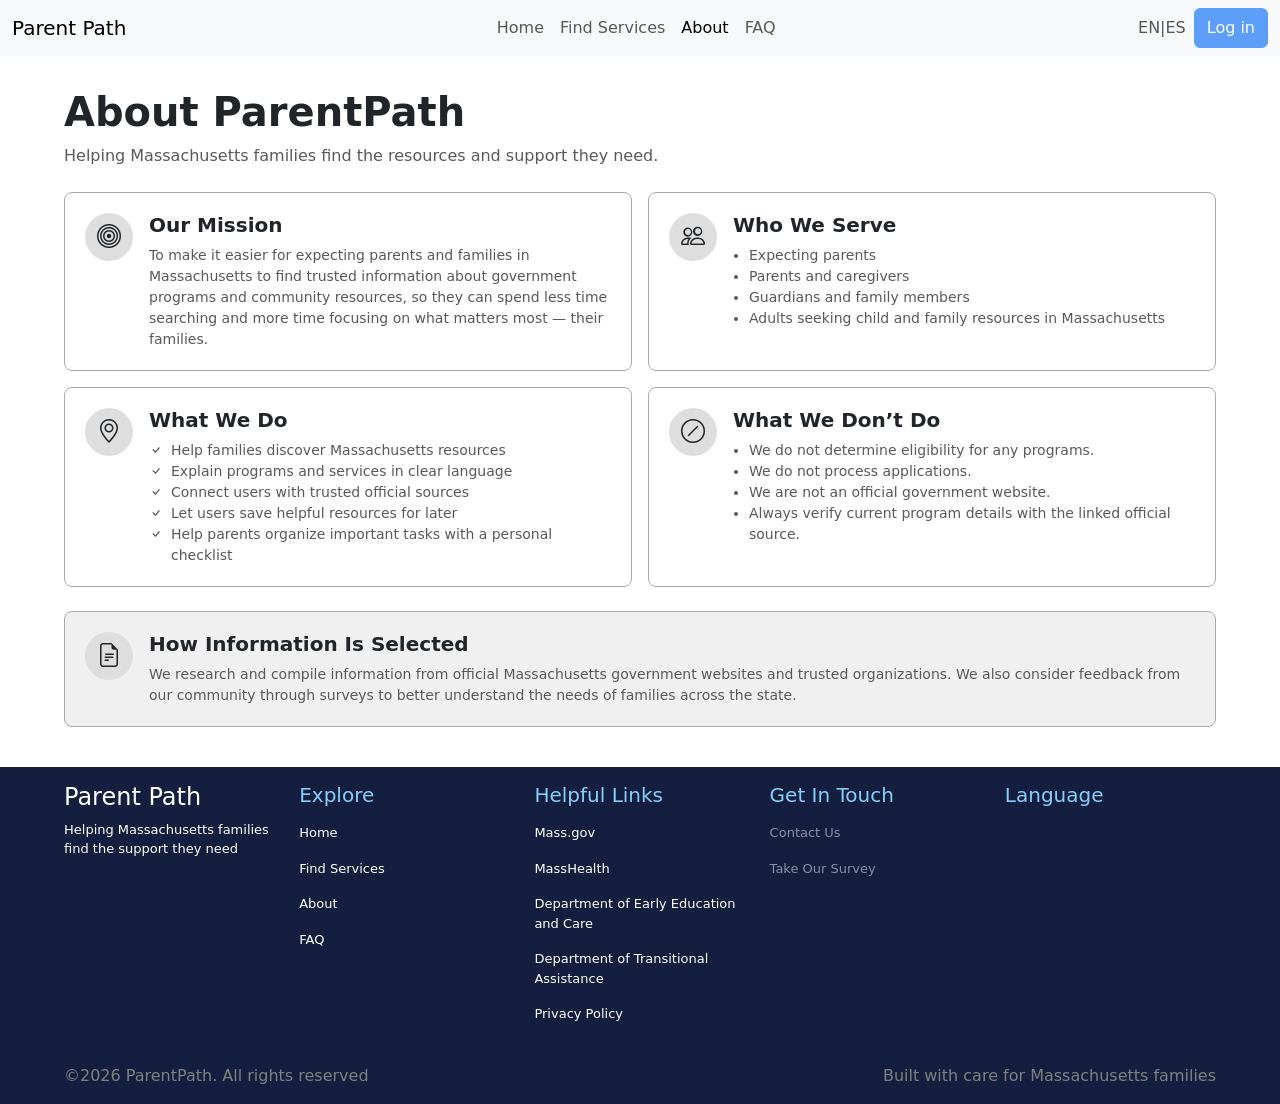
<file: html/about.html>
<!DOCTYPE html>
<html lang="en">
    <head>
        <meta charset="utf-8">
        <meta name="viewport" content="width=device-width, initial-scale=1">
        <link href="https://cdn.jsdelivr.net/npm/bootstrap@5.3.8/dist/css/bootstrap.min.css" rel="stylesheet" integrity="sha384-sRIl4kxILFvY47J16cr9ZwB07vP4J8+LH7qKQnuqkuIAvNWLzeN8tE5YBujZqJLB" crossorigin="anonymous">
        <link href="https://cdn.jsdelivr.net/npm/bootstrap-icons@1.13.1/font/bootstrap-icons.min.css" rel="stylesheet">
        <link href="../css/main_styles.css" rel="stylesheet" type="text/css">
        <link href="../css/about.css" rel="stylesheet" type="text/css">
        <meta name="description" content="Learn about ParentPath's mission, who we serve, and how we select information for Massachusetts families.">
        <title>About ParentPath</title>
    </head>
<body>
    <header>
        <!-- navbar, shared across all pages, responsive -->
        <nav class="navbar sticky-top navbar-expand-lg bg-body-tertiary" id="navbar">
            <div class="container-fluid">
                <a class="navbar-brand" href="../index.html">
                    Parent Path
                </a>
                <button class="navbar-toggler" type="button" data-bs-toggle="collapse" data-bs-target="#navbarSupportedContent" aria-controls="navbarSupportedContent" aria-expanded="false" aria-label="Toggle navigation">
                    <span class="navbar-toggler-icon"></span>
                </button>
                <div class="collapse navbar-collapse" id="navbarSupportedContent">
                    <ul class="navbar-nav mb-2 mb-lg-0 flex-grow-1 justify-content-center">
                        <li class="nav-item"><a class="nav-link" href="../index.html">Home</a></li>
                        <li class="nav-item"><a class="nav-link" href="find-services.html">Find Services</a></li>
                        <li class="nav-item"><a class="nav-link active" aria-current="page" href="about.html">About</a></li>
                        <li class="nav-item"><a class="nav-link" href="faq.html">FAQ</a></li>
                            
                    </ul>
                    <div class="navbar-nav">
                            <a class="nav-link d-none d-lg-block" href="#google_translate_element">EN|ES</a>
                        <button type="button" class="btn btn-primary" id="logInButton" disabled title="Log in is not yet available">Log in</button>
                    </div>
                </div>
            </div>
        </nav>
    </header>


    <main class="container-fluid about-page" id="body">
        <h1 class="fw-bold mb-2">About ParentPath</h1>
        <p class="about-subtitle mb-4">Helping Massachusetts families find the resources and support they need.</p>
        <!-- Bootstrap row for the four cards -->
        <div class="row g-3">

            <!-- Mission -->
            <div class="col-12 col-md-6">
                <section class="about-card rounded-3 h-100 d-flex gap-3">
                    <span class="about-icon d-flex align-items-center justify-content-center flex-shrink-0 rounded-circle" aria-hidden="true"><i class="bi bi-bullseye"></i></span>
                    <div>
                        <h2 class="fw-bold mb-2">Our Mission</h2>
                        <p class="mb-0">To make it easier for expecting parents and families in Massachusetts to find trusted information about government programs and community resources, so they can spend less time searching and more time focusing on what matters most — their families.</p>
                    </div>
                </section>
            </div>

            <!-- Who We Serve -->
            <div class="col-12 col-md-6">
                <section class="about-card rounded-3 h-100 d-flex gap-3">
                    <span class="about-icon d-flex align-items-center justify-content-center flex-shrink-0 rounded-circle" aria-hidden="true"><i class="bi bi-people"></i></span>
                    <div>
                        <h2 class="fw-bold mb-2">Who We Serve</h2>
                        <ul class="about-list mb-0">
                            <li>Expecting parents</li>
                            <li>Parents and caregivers</li>
                            <li>Guardians and family members</li>
                            <li>Adults seeking child and family resources in Massachusetts</li>
                        </ul>
                    </div>
                </section>
            </div>

            <!-- What We Do -->
            <div class="col-12 col-md-6">
                <section class="about-card rounded-3 h-100 d-flex gap-3">
                    <span class="about-icon d-flex align-items-center justify-content-center flex-shrink-0 rounded-circle" aria-hidden="true"><i class="bi bi-geo-alt"></i></span>
                    <div>
                        <h2 class="fw-bold mb-2">What We Do</h2>
                        <ul class="check-list list-unstyled mb-0">
                            <li class="d-flex gap-2"><i class="bi bi-check" aria-hidden="true"></i>Help families discover Massachusetts resources</li>
                            <li class="d-flex gap-2"><i class="bi bi-check" aria-hidden="true"></i>Explain programs and services in clear language</li>
                            <li class="d-flex gap-2"><i class="bi bi-check" aria-hidden="true"></i>Connect users with trusted official sources</li>
                            <li class="d-flex gap-2"><i class="bi bi-check" aria-hidden="true"></i>Let users save helpful resources for later</li>
                            <li class="d-flex gap-2"><i class="bi bi-check" aria-hidden="true"></i>Help parents organize important tasks with a personal checklist</li>
                        </ul>
                    </div>
                </section>
            </div>

            <!-- What We Don’t Do -->
            <div class="col-12 col-md-6">
                <section class="about-card rounded-3 h-100 d-flex gap-3">
                    <span class="about-icon d-flex align-items-center justify-content-center flex-shrink-0 rounded-circle" aria-hidden="true"><i class="bi bi-slash-circle"></i></span>
                    <div>
                        <h2 class="fw-bold mb-2">What We Don’t Do</h2>
                        <ul class="about-list mb-0">
                            <li>We do not determine eligibility for any programs.</li>
                            <li>We do not process applications.</li>
                            <li>We are not an official government website.</li>
                            <li>Always verify current program details with the linked official source.</li>
                        </ul>
                    </div>
                </section>
            </div>
        </div>

        <!-- Information Section -->  
        <section class="about-card rounded-3 info-selection d-flex gap-3 mt-4">
            <span class="about-icon d-flex align-items-center justify-content-center flex-shrink-0 rounded-circle" aria-hidden="true"><i class="bi bi-file-earmark-text"></i></span>
            <div>
                <h2 class="fw-bold mb-2">How Information Is Selected</h2>
                <p class="mb-0">We research and compile information from official Massachusetts government websites and trusted organizations. We also consider feedback from our community through surveys to better understand the needs of families across the state.</p>
            </div>
        </section>
    </main>


    <!-- footer, shared across all pages, responsive -->
    <footer class="containter-fluid">
        <div class="row">
            <div class="col-sm">
                <h4>Parent Path</h4>
                <p>Helping Massachusetts families find the support they need</p>
            </div>
            <div class="col-sm">
                <h5>Explore</h5>
                <ul class="navbar-nav">
                    <li class="nav-item"><a class="nav-link" href="../index.html">Home</a></li>
                    <li class="nav-item"><a class="nav-link" href="find-services.html">Find Services</a></li>
                    <li class="nav-item"><a class="nav-link active" aria-current="page" href="about.html">About</a></li>
                    <li class="nav-item"><a class="nav-link" href="faq.html">FAQ</a></li>
                </ul>
            </div>
            <div class="col-sm">
                <h5>Helpful Links</h5>
                <ul class="navbar-nav">
                    <li class="nav-item"><a class="nav-link" href="https://www.mass.gov/">Mass.gov</a></li>
                    <li class="nav-item"><a class="nav-link" href="https://www.mass.gov/orgs/masshealth">MassHealth</a></li>
                    <li class="nav-item"><a class="nav-link" href="https://www.mass.gov/orgs/department-of-early-education-and-care">Department of Early Education and Care</a></li>
                    <li class="nav-item"><a class="nav-link" href="https://www.mass.gov/orgs/department-of-transitional-assistance">Department of Transitional Assistance</a></li>
                    <li class="nav-item"><a class="nav-link" href="#">Privacy Policy</a></li>
                </ul>
            </div>
            <div class="col-sm">
                <h5>Get In Touch</h5>
                <ul class="navbar-nav">
                    <li class="nav-item">
                        <span class="nav-link text-white-50" aria-disabled="true" title="Contact details not yet available">Contact Us</span>
                    </li>
                    <li class="nav-item">
                        <span class="nav-link text-white-50" aria-disabled="true" title="Survey not yet available">Take Our Survey</span>
                    </li>
                </ul>
            </div>
            <div class="col-sm">
                <h5>Language</h5>
                <div class="" id="google_translate_element"></div>
            </div>
        </div>
        <div class="row fs-6 fw-lighter" id="copyright">
            <div class="col-sm">
                ©2026 ParentPath. All rights reserved
            </div>
            <div class="col-sm justify-content-end" id="copyrightRight">
                Built with care for Massachusetts families
            </div>
        </div>
    </footer>
    <script src="https://cdn.jsdelivr.net/npm/bootstrap@5.3.8/dist/js/bootstrap.bundle.min.js" integrity="sha384-FKyoEForCGlyvwx9Hj09JcYn3nv7wiPVlz7YYwJrWVcXK/BmnVDxM+D2scQbITxI" crossorigin="anonymous"></script>
    <script src="../JavaScript/google_translate.js"></script>
    <script type="text/javascript" src="https://translate.google.com/translate_a/element.js?cb=googleTranslateElementInit"></script>
</body>
</html>
</file>
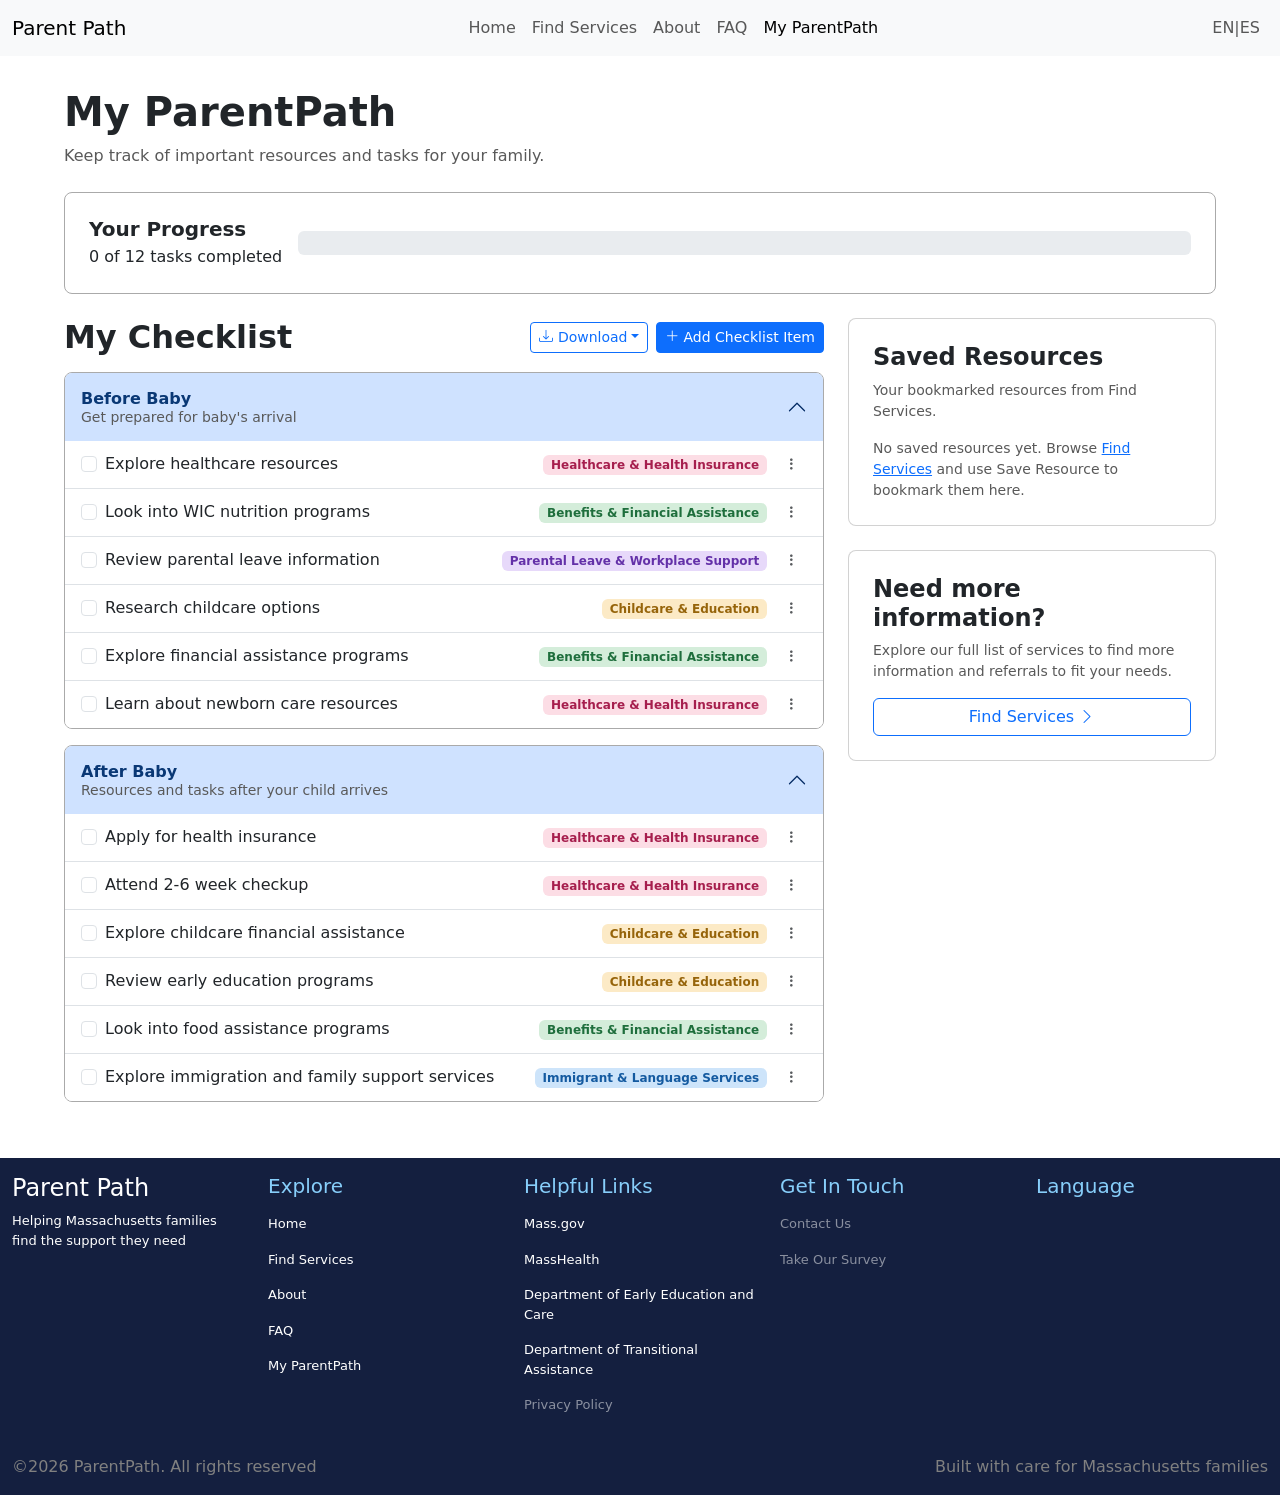
<file: html/checklist.html>
<!DOCTYPE html>
<html lang="en">
    <head>
        <meta charset="utf-8">
        <meta name="viewport" content="width=device-width, initial-scale=1">
        <link href="https://cdn.jsdelivr.net/npm/bootstrap@5.3.8/dist/css/bootstrap.min.css" rel="stylesheet" integrity="sha384-sRIl4kxILFvY47J16cr9ZwB07vP4J8+LH7qKQnuqkuIAvNWLzeN8tE5YBujZqJLB" crossorigin="anonymous">
        <link href="../css/main_styles.css" rel="stylesheet" type="text/css">
        <link href="https://cdn.jsdelivr.net/npm/bootstrap-icons@1.13.1/font/bootstrap-icons.min.css" rel="stylesheet">
        <link href="../css/checklist.css" rel="stylesheet" type="text/css">
        <meta name="description" content="Keep track of important tasks and saved resources for your family with the My ParentPath checklist.">
        <title>My ParentPath | ParentPath</title>
    </head>
<body>
    <header class="d-print-none">
        <!-- navbar, shared across all pages, responsive -->
        <nav class="navbar sticky-top navbar-expand-lg bg-body-tertiary" id="navbar">
            <div class="container-fluid">
                <a class="navbar-brand" href="../index.html">
                    Parent Path
                </a>
                <button class="navbar-toggler" type="button" data-bs-toggle="collapse" data-bs-target="#navbarSupportedContent" aria-controls="navbarSupportedContent" aria-expanded="false" aria-label="Toggle navigation">
                    <span class="navbar-toggler-icon"></span>
                </button>
                <div class="collapse navbar-collapse" id="navbarSupportedContent">
                    <ul class="navbar-nav mb-2 mb-lg-0 flex-grow-1 justify-content-center">
                        <li class="nav-item"><a class="nav-link" href="../index.html">Home</a></li>
                        <li class="nav-item"><a class="nav-link" href="find-services.html">Find Services</a></li>
                        <li class="nav-item"><a class="nav-link" href="about.html">About</a></li>
                        <li class="nav-item"><a class="nav-link" href="faq.html">FAQ</a></li>
                        <li class="nav-item"><a class="nav-link active" aria-current="page" href="checklist.html">My ParentPath</a></li>
                    </ul>
                    <div class="navbar-nav">
                            <a class="nav-link d-none d-lg-block" href="#google_translate_element">EN|ES</a>
                    </div>
                </div>
            </div>
        </nav>
    </header>

    <!-- My ParentPath checklist -->
    <main class="container-fluid checklist-page" id="body">
        <h1 class="fw-bold mb-2">My ParentPath</h1>
        <p class="checklist-subtitle mb-4">Keep track of important resources and tasks for your family.</p>

        <!-- Progress -->
        <section class="progress-card rounded-3 p-4 mb-4 d-flex flex-wrap align-items-center gap-3">
            <div>
                <h2 class="fs-5 fw-bold mb-1">Your Progress</h2>
                <p class="mb-0" id="progressText">0 of 12 tasks completed</p>
            </div>
            <div class="progress flex-grow-1" id="progressTrack" role="progressbar" aria-label="Checklist progress" aria-valuenow="0" aria-valuemin="0" aria-valuemax="100">
                <div class="progress-bar" id="progressBar">0%</div>
            </div>
        </section>

        <div class="row g-4">
            <!-- Checklist -->
            <div class="col-12 col-lg-8">
                <div class="d-flex flex-wrap justify-content-between align-items-center gap-2 mb-3">
                    <h2 class="fs-2 fw-bold mb-0">My Checklist</h2>
                    <div class="d-flex flex-wrap gap-2 d-print-none">
                        <div class="dropdown">
                            <button class="btn btn-outline-primary btn-sm dropdown-toggle" type="button" data-bs-toggle="dropdown" aria-expanded="false"><i class="bi bi-download" aria-hidden="true"></i> Download</button>
                            <ul class="dropdown-menu dropdown-menu-end">
                                <li><button class="dropdown-item" type="button" id="downloadTextButton">Text file (.txt)</button></li>
                                <li><button class="dropdown-item" type="button" id="printButton">Print or save as PDF</button></li>
                            </ul>
                        </div>
                        <button type="button" class="btn btn-primary btn-sm" id="addTaskButton"><i class="bi bi-plus-lg" aria-hidden="true"></i> Add Checklist Item</button>
                    </div>
                </div>

                <div class="accordion checklist-list" id="checklistAccordion">
            <!-- Before Baby -->
            <div class="accordion-item rounded-3 overflow-hidden mb-3">
                <h3 class="accordion-header">
                    <button class="accordion-button fw-semibold gap-3" type="button" data-bs-toggle="collapse" data-bs-target="#beforeBaby" aria-expanded="true" aria-controls="beforeBaby">
                        <span>Before Baby <span class="section-subtitle">Get prepared for baby's arrival</span></span>
                    </button>
                </h3>
                <div id="beforeBaby" class="accordion-collapse collapse show">
                    <div class="accordion-body p-0">
                        <ul class="list-group list-group-flush" id="beforeBabyTasks"></ul>
                    </div>
                </div>
            </div>

            <!-- After Baby -->
            <div class="accordion-item rounded-3 overflow-hidden mb-3">
                <h3 class="accordion-header">
                    <button class="accordion-button fw-semibold gap-3" type="button" data-bs-toggle="collapse" data-bs-target="#afterBaby" aria-expanded="true" aria-controls="afterBaby">
                        <span>After Baby <span class="section-subtitle">Resources and tasks after your child arrives</span></span>
                    </button>
                </h3>
                <div id="afterBaby" class="accordion-collapse collapse show">
                    <div class="accordion-body p-0">
                        <ul class="list-group list-group-flush" id="afterBabyTasks"></ul>
                    </div>
                </div>
            </div>
                </div>
            </div>

            <!-- Sidebar -->
            <div class="col-12 col-lg-4">
                <section class="card rounded-3 mb-4">
                    <div class="card-body p-4">
                        <h2 class="fs-4 fw-bold mb-2">Saved Resources</h2>
                        <p class="saved-note">Your bookmarked resources from Find Services.</p>
                        <div class="list-group list-group-flush" id="savedList"></div>
                    </div>
                </section>

                <section class="card rounded-3 mb-4 d-print-none">
                    <div class="card-body p-4">
                        <h2 class="fs-4 fw-bold mb-2">Need more information?</h2>
                        <p class="saved-note">Explore our full list of services to find more information and referrals to fit your needs.</p>
                        <a class="btn btn-outline-primary w-100" href="find-services.html">Find Services <i class="bi bi-chevron-right" aria-hidden="true"></i></a>
                    </div>
                </section>
            </div>
        </div>
    </main>

    <!-- Add / edit task window -->
    <div class="modal fade" id="taskModal" tabindex="-1" aria-labelledby="taskModalTitle" aria-hidden="true">
        <div class="modal-dialog modal-dialog-centered">
            <form class="modal-content" id="taskForm">
                <div class="modal-header">
                    <h2 class="modal-title fs-5 fw-bold" id="taskModalTitle">Add Checklist Item</h2>
                    <button type="button" class="btn-close" data-bs-dismiss="modal" aria-label="Close"></button>
                </div>
                <div class="modal-body">
                    <div class="mb-3">
                        <label class="form-label" for="taskText">Task</label>
                        <input class="form-control" type="text" id="taskText" maxlength="100" required placeholder="e.g. Schedule pediatrician visit">
                    </div>
                    <div class="mb-3">
                        <label class="form-label" for="taskCategory">Category</label>
                        <select class="form-select" id="taskCategory">
                            <option value="healthcare">Healthcare &amp; Health Insurance</option>
                            <option value="benefits">Benefits &amp; Financial Assistance</option>
                            <option value="parental">Parental Leave &amp; Workplace Support</option>
                            <option value="childcare">Childcare &amp; Education</option>
                            <option value="immigrant">Immigrant &amp; Language Services</option>
                        </select>
                    </div>
                    <div>
                        <label class="form-label" for="taskSection">Section</label>
                        <select class="form-select" id="taskSection">
                            <option value="beforeBaby">Before Baby</option>
                            <option value="afterBaby">After Baby</option>
                        </select>
                    </div>
                </div>
                <div class="modal-footer">
                    <button type="button" class="btn btn-outline-secondary" data-bs-dismiss="modal">Cancel</button>
                    <button type="submit" class="btn btn-primary">Save</button>
                </div>
            </form>
        </div>
    </div>

    <!-- footer, shared across all pages, responsive -->
    <footer class="container-fluid d-print-none">
        <div class="row">
            <div class="col-sm">
                <h4>Parent Path</h4>
                <p>Helping Massachusetts families find the support they need</p>
            </div>
            <div class="col-sm">
                <h5>Explore</h5>
                <ul class="navbar-nav">
                    <li class="nav-item"><a class="nav-link" href="../index.html">Home</a></li>
                    <li class="nav-item"><a class="nav-link" href="find-services.html">Find Services</a></li>
                    <li class="nav-item"><a class="nav-link" href="about.html">About</a></li>
                    <li class="nav-item"><a class="nav-link" href="faq.html">FAQ</a></li>
                    <li class="nav-item"><a class="nav-link active" aria-current="page" href="checklist.html">My ParentPath</a></li>
                </ul>
            </div>
            <div class="col-sm">
                <h5>Helpful Links</h5>
                <ul class="navbar-nav">
                    <li class="nav-item"><a class="nav-link" href="https://www.mass.gov/">Mass.gov</a></li>
                    <li class="nav-item"><a class="nav-link" href="https://www.mass.gov/orgs/masshealth">MassHealth</a></li>
                    <li class="nav-item"><a class="nav-link" href="https://www.mass.gov/orgs/department-of-early-education-and-care">Department of Early Education and Care</a></li>
                    <li class="nav-item"><a class="nav-link" href="https://www.mass.gov/orgs/department-of-transitional-assistance">Department of Transitional Assistance</a></li>
                    <li class="nav-item"><span class="nav-link text-white-50" aria-disabled="true" title="Page not yet available">Privacy Policy</span></li>
                </ul>
            </div>
            <div class="col-sm">
                <h5>Get In Touch</h5>
                <ul class="navbar-nav">
                    <li class="nav-item">
                        <span class="nav-link text-white-50" aria-disabled="true" title="Contact details not yet available">Contact Us</span>
                    </li>
                    <li class="nav-item">
                        <span class="nav-link text-white-50" aria-disabled="true" title="Survey not yet available">Take Our Survey</span>
                    </li>
                </ul>
            </div>
            <div class="col-sm">
                <h5>Language</h5>
                <div class="" id="google_translate_element"></div>
            </div>
        </div>
        <div class="row fs-6 fw-lighter" id="copyright">
            <div class="col-sm">
                ©2026 ParentPath. All rights reserved
            </div>
            <div class="col-sm justify-content-end" id="copyrightRight">
                Built with care for Massachusetts families
            </div>
        </div>
    </footer>
    <script src="https://cdn.jsdelivr.net/npm/bootstrap@5.3.8/dist/js/bootstrap.bundle.min.js" integrity="sha384-FKyoEForCGlyvwx9Hj09JcYn3nv7wiPVlz7YYwJrWVcXK/BmnVDxM+D2scQbITxI" crossorigin="anonymous"></script>
    <script src="../JavaScript/google_translate.js"></script>
    <script type="text/javascript" src="https://translate.google.com/translate_a/element.js?cb=googleTranslateElementInit"></script>
    <script src="../JavaScript/checklist.js"></script>
</body>
</html>
</file>
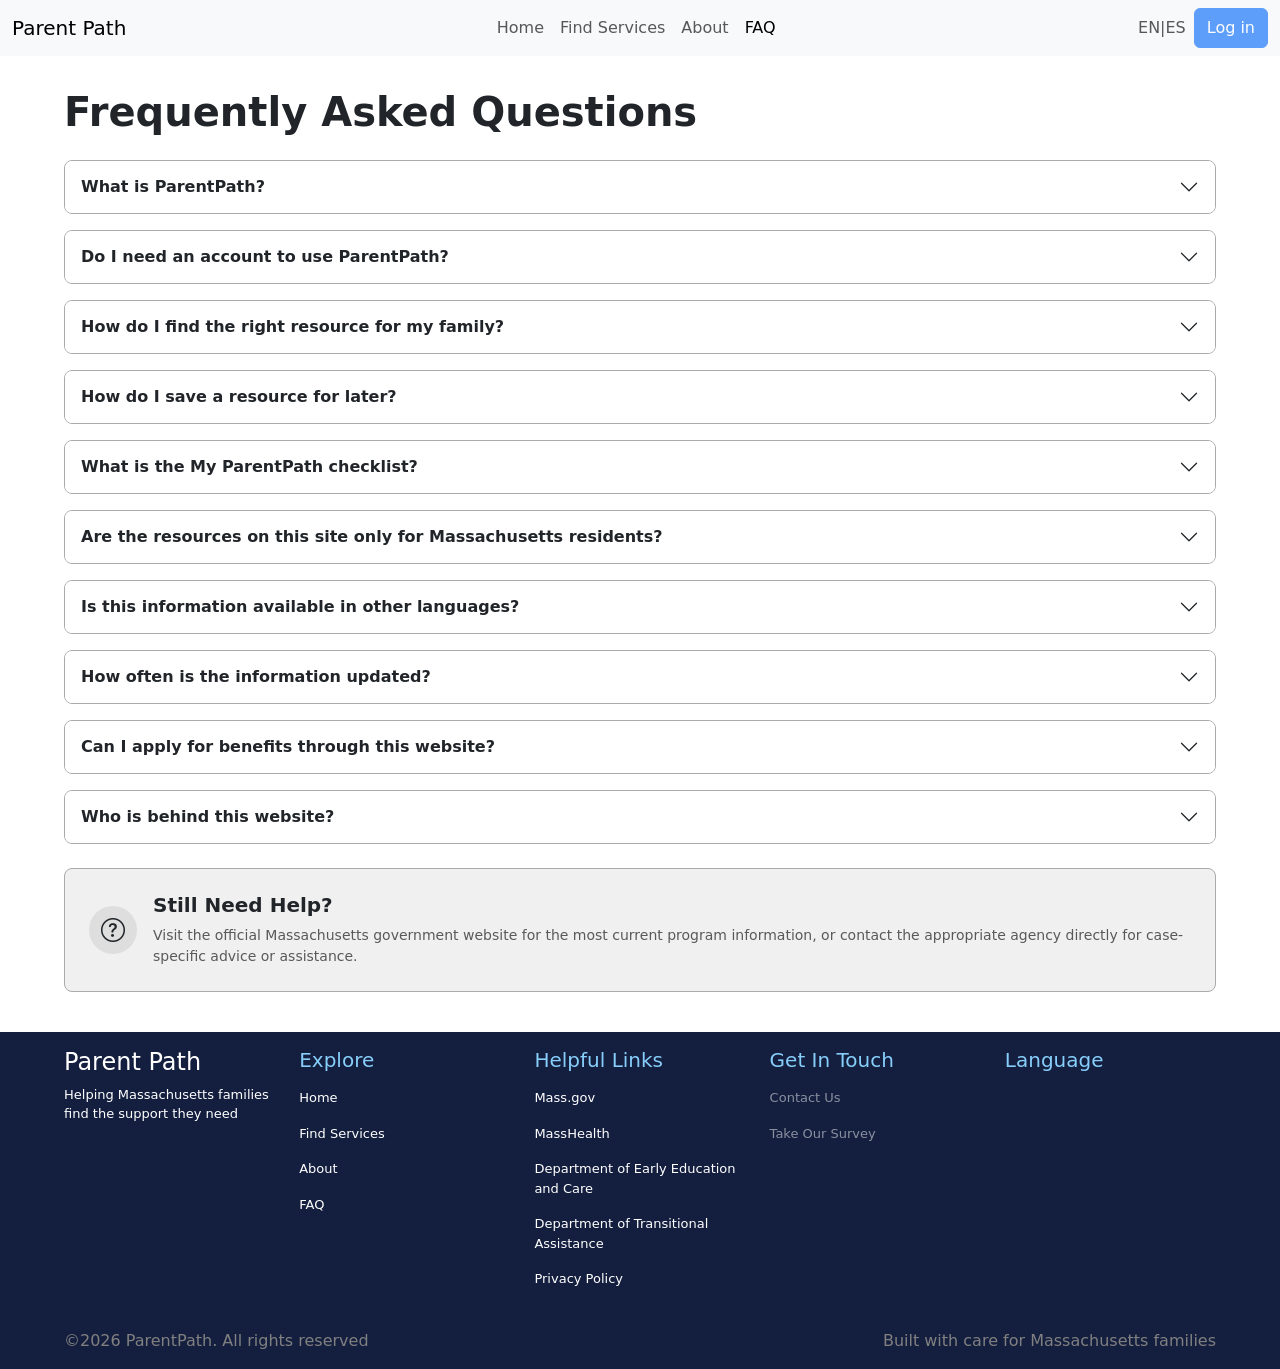
<file: html/faq.html>
<!DOCTYPE html>
<html lang="en">
    <head>
        <meta charset="utf-8">
        <meta name="viewport" content="width=device-width, initial-scale=1">
        <link href="https://cdn.jsdelivr.net/npm/bootstrap@5.3.8/dist/css/bootstrap.min.css" rel="stylesheet" integrity="sha384-sRIl4kxILFvY47J16cr9ZwB07vP4J8+LH7qKQnuqkuIAvNWLzeN8tE5YBujZqJLB" crossorigin="anonymous">
        <link href="../css/main_styles.css" rel="stylesheet" type="text/css">
        <link href="https://cdn.jsdelivr.net/npm/bootstrap-icons@1.13.1/font/bootstrap-icons.min.css" rel="stylesheet">
        <link href="../css/faq.css" rel="stylesheet" type="text/css">
        <meta name="description" content="Answers to common questions about ParentPath and finding resources for Massachusetts families.">
        <title>Frequently Asked Questions | ParentPath</title>
    </head>
<body>
    <header>
        <!-- navbar, shared across all pages, responsive -->
        <nav class="navbar sticky-top navbar-expand-lg bg-body-tertiary" id="navbar">
            <div class="container-fluid">
                <a class="navbar-brand" href="../index.html">
                    Parent Path
                </a>
                <button class="navbar-toggler" type="button" data-bs-toggle="collapse" data-bs-target="#navbarSupportedContent" aria-controls="navbarSupportedContent" aria-expanded="false" aria-label="Toggle navigation">
                    <span class="navbar-toggler-icon"></span>
                </button>
                <div class="collapse navbar-collapse" id="navbarSupportedContent">
                    <ul class="navbar-nav mb-2 mb-lg-0 flex-grow-1 justify-content-center">
                        <li class="nav-item"><a class="nav-link" href="../index.html">Home</a></li>
                        <li class="nav-item"><a class="nav-link" href="find-services.html">Find Services</a></li>
                        <li class="nav-item"><a class="nav-link" href="about.html">About</a></li>
                        <li class="nav-item"><a class="nav-link active" aria-current="page" href="faq.html">FAQ</a></li>
                            
                    </ul>
                    <div class="navbar-nav">
                            <a class="nav-link d-none d-lg-block" href="#google_translate_element">EN|ES</a>
                        <button type="button" class="btn btn-primary" id="logInButton" disabled title="Log in is not yet available">Log in</button>
                    </div>
                </div>
            </div>
        </nav>
    </header>

    <!-- FAQ  -->
    <main class="container-fluid faq-page" id="body">
        <h1 class="fw-bold mb-4">Frequently Asked Questions</h1>

        <!-- FAQ Questions -->
        <div class="accordion faq-list" id="faqAccordion">
            <!-- Question One -->
            <div class="accordion-item rounded-3 overflow-hidden mb-3">
                <h2 class="accordion-header">
                    <button class="accordion-button collapsed fw-semibold gap-3" type="button" data-bs-toggle="collapse" data-bs-target="#answerOne" aria-expanded="false" aria-controls="answerOne">
                        What is ParentPath?
                    </button>
                </h2>
                <div id="answerOne" class="accordion-collapse collapse" data-bs-parent="#faqAccordion">
                    <div class="accordion-body">
                        <p class="mb-0">ParentPath is a website designed to help Massachusetts families find and understand useful government and community resources. It brings information into one place and helps users continue to the official source when they are ready to learn more or take the next step.</p>
                    </div>
                </div>
            </div>

            <!-- Question Two -->
            <div class="accordion-item rounded-3 overflow-hidden mb-3">
                <h2 class="accordion-header">
                    <button class="accordion-button collapsed fw-semibold gap-3" type="button" data-bs-toggle="collapse" data-bs-target="#answerTwo" aria-expanded="false" aria-controls="answerTwo">
                        Do I need an account to use ParentPath?
                    </button>
                </h2>
                <div id="answerTwo" class="accordion-collapse collapse" data-bs-parent="#faqAccordion">
                    <div class="accordion-body">
                        <p class="mb-0">No. You can browse services, search for resources, and view resource information without an account. An account is only needed for personalized features such as saving resources and using the My ParentPath checklist.</p>
                    </div>
                </div>
            </div>

            <!-- Question Three -->
            <div class="accordion-item rounded-3 overflow-hidden mb-3">
                <h2 class="accordion-header">
                    <button class="accordion-button collapsed fw-semibold gap-3" type="button" data-bs-toggle="collapse" data-bs-target="#answerThree" aria-expanded="false" aria-controls="answerThree">
                        How do I find the right resource for my family?
                    </button>
                </h2>
                <div id="answerThree" class="accordion-collapse collapse" data-bs-parent="#faqAccordion">
                    <div class="accordion-body">
                        <p class="mb-0">You can search for a specific service on the Find Services page or browse resources by category. Each resource page gives you a simple overview of the program, who may find it useful, what it can help with, and a link to the official source for more information.</p>
                    </div>
                </div>
            </div>

            <!-- Question Four -->
            <div class="accordion-item rounded-3 overflow-hidden mb-3">
                <h2 class="accordion-header">
                    <button class="accordion-button collapsed fw-semibold gap-3" type="button" data-bs-toggle="collapse" data-bs-target="#answerFour" aria-expanded="false" aria-controls="answerFour">
                        How do I save a resource for later?
                    </button>
                </h2>
                <div id="answerFour" class="accordion-collapse collapse" data-bs-parent="#faqAccordion">
                    <div class="accordion-body">
                        <p class="mb-0">If you are signed in, you can use the Save Resource button on a resource page to bookmark it for later. Your saved resources will appear in My ParentPath so you can easily return to them without searching again.</p>
                    </div>
                </div>
            </div>

            <!-- Question Five -->
            <div class="accordion-item rounded-3 overflow-hidden mb-3">
                <h2 class="accordion-header">
                    <button class="accordion-button collapsed fw-semibold gap-3" type="button" data-bs-toggle="collapse" data-bs-target="#answerFive" aria-expanded="false" aria-controls="answerFive">
                        What is the My ParentPath checklist?
                    </button>
                </h2>
                <div id="answerFive" class="accordion-collapse collapse" data-bs-parent="#faqAccordion">
                    <div class="accordion-body">
                        <p class="mb-0">The My ParentPath checklist is a simple way to keep track of tasks and resources that may be useful before and after having a baby. You can check off tasks as you complete them and add or remove items based on what is useful for you.</p>
                    </div>
                </div>
            </div>

            <!-- Question Six -->
            <div class="accordion-item rounded-3 overflow-hidden mb-3">
                <h2 class="accordion-header">
                    <button class="accordion-button collapsed fw-semibold gap-3" type="button" data-bs-toggle="collapse" data-bs-target="#answerSix" aria-expanded="false" aria-controls="answerSix">
                        Are the resources on this site only for Massachusetts residents?
                    </button>
                </h2>
                <div id="answerSix" class="accordion-collapse collapse" data-bs-parent="#faqAccordion">
                    <div class="accordion-body">
                        <p class="mb-0">ParentPath focuses on programs, services, and organizations that serve families in Massachusetts. Some resources may have their own location or eligibility requirements, so you should check the linked official source for the most current details.</p>
                    </div>
                </div>
            </div>

            <!-- Question Seven -->
            <div class="accordion-item rounded-3 overflow-hidden mb-3">
                <h2 class="accordion-header">
                    <button class="accordion-button collapsed fw-semibold gap-3" type="button" data-bs-toggle="collapse" data-bs-target="#answerSeven" aria-expanded="false" aria-controls="answerSeven">
                        Is this information available in other languages?
                    </button>
                </h2>
                <div id="answerSeven" class="accordion-collapse collapse" data-bs-parent="#faqAccordion">
                    <div class="accordion-body">
                        <p class="mb-0">Yes. ParentPath uses Google Translate to allow users to translate the website into a variety of supported languages. Language options on external websites may vary depending on the agency or organization providing the resource.</p>
                    </div>
                </div>
            </div>

            <!-- Question Eight -->
            <div class="accordion-item rounded-3 overflow-hidden mb-3">
                <h2 class="accordion-header">
                    <button class="accordion-button collapsed fw-semibold gap-3" type="button" data-bs-toggle="collapse" data-bs-target="#answerEight" aria-expanded="false" aria-controls="answerEight">
                        How often is the information updated?
                    </button>
                </h2>
                <div id="answerEight" class="accordion-collapse collapse" data-bs-parent="#faqAccordion">
                    <div class="accordion-body">
                        <p class="mb-0">We try to keep ParentPath's resource information accurate and useful, but program details and requirements can change. For the most current information, always check the official website linked on the resource page.</p>
                    </div>
                </div>
            </div>

            <!-- Question Nine -->
            <div class="accordion-item rounded-3 overflow-hidden mb-3">
                <h2 class="accordion-header">
                    <button class="accordion-button collapsed fw-semibold gap-3" type="button" data-bs-toggle="collapse" data-bs-target="#answerNine" aria-expanded="false" aria-controls="answerNine">
                        Can I apply for benefits through this website?
                    </button>
                </h2>
                <div id="answerNine" class="accordion-collapse collapse" data-bs-parent="#faqAccordion">
                    <div class="accordion-body">
                        <p class="mb-0">No. ParentPath helps you find and understand available resources, but it does not process applications or determine whether someone qualifies for a program. When you are ready to apply, ParentPath will direct you to the appropriate official website.</p>
                    </div>
                </div>
            </div>

            <!-- Question Ten -->
            <div class="accordion-item rounded-3 overflow-hidden mb-3">
                <h2 class="accordion-header">
                    <button class="accordion-button collapsed fw-semibold gap-3" type="button" data-bs-toggle="collapse" data-bs-target="#answerTen" aria-expanded="false" aria-controls="answerTen">
                        Who is behind this website?
                    </button>
                </h2>
                <div id="answerTen" class="accordion-collapse collapse" data-bs-parent="#faqAccordion">
                    <div class="accordion-body">
                        <p class="mb-0">ParentPath is being developed as a student capstone project focused on making Massachusetts family resources easier to find and understand. It is not an official government website or a replacement for the agencies and organizations that provide these services.</p>
                    </div>
                </div>
            </div>
        </div>

        <!-- Help Section -->
        <section class="help-section rounded-3 p-4 mt-4">
            <div class="row align-items-center g-3">
                <div class="col-auto">
                    <i class="bi bi-question-circle help-icon rounded-circle d-flex align-items-center justify-content-center" aria-hidden="true"></i>
                </div>
                <div class="col">
                    <h2 class="fs-5 fw-bold mb-2">Still Need Help?</h2>
                    <p class="mb-0">Visit the official Massachusetts government website for the most current program information, or contact the appropriate agency directly for case-specific advice or assistance.</p>
                </div>
            </div>
        </section>
    </main>
    
    <!-- footer, shared across all pages, responsive -->
    <footer class="containter-fluid">
        <div class="row">
            <div class="col-sm">
                <h4>Parent Path</h4>
                <p>Helping Massachusetts families find the support they need</p>
            </div>
            <div class="col-sm">
                <h5>Explore</h5>
                <ul class="navbar-nav">
                    <li class="nav-item"><a class="nav-link" href="../index.html">Home</a></li>
                    <li class="nav-item"><a class="nav-link" href="find-services.html">Find Services</a></li>
                    <li class="nav-item"><a class="nav-link" href="about.html">About</a></li>
                    <li class="nav-item"><a class="nav-link active" aria-current="page" href="faq.html">FAQ</a></li>
                </ul>
            </div>
            <div class="col-sm">
                <h5>Helpful Links</h5>
                <ul class="navbar-nav">
                    <li class="nav-item"><a class="nav-link" href="https://www.mass.gov/">Mass.gov</a></li>
                    <li class="nav-item"><a class="nav-link" href="https://www.mass.gov/orgs/masshealth">MassHealth</a></li>
                    <li class="nav-item"><a class="nav-link" href="https://www.mass.gov/orgs/department-of-early-education-and-care">Department of Early Education and Care</a></li>
                    <li class="nav-item"><a class="nav-link" href="https://www.mass.gov/orgs/department-of-transitional-assistance">Department of Transitional Assistance</a></li>
                    <li class="nav-item"><a class="nav-link" href="#">Privacy Policy</a></li>
                </ul>
            </div>
            <div class="col-sm">
                <h5>Get In Touch</h5>
                <ul class="navbar-nav">
                    <li class="nav-item">
                        <span class="nav-link text-white-50" aria-disabled="true" title="Contact details not yet available">Contact Us</span>
                    </li>
                    <li class="nav-item">
                        <span class="nav-link text-white-50" aria-disabled="true" title="Survey not yet available">Take Our Survey</span>
                    </li>
                </ul>
            </div>
            <div class="col-sm">
                <h5>Language</h5>
                <div class="" id="google_translate_element"></div>
            </div>
        </div>
        <div class="row fs-6 fw-lighter" id="copyright">
            <div class="col-sm">
                ©2026 ParentPath. All rights reserved
            </div>
            <div class="col-sm justify-content-end" id="copyrightRight">
                Built with care for Massachusetts families
            </div>
        </div>
    </footer>
    <script src="https://cdn.jsdelivr.net/npm/bootstrap@5.3.8/dist/js/bootstrap.bundle.min.js" integrity="sha384-FKyoEForCGlyvwx9Hj09JcYn3nv7wiPVlz7YYwJrWVcXK/BmnVDxM+D2scQbITxI" crossorigin="anonymous"></script>
    <script src="../JavaScript/google_translate.js"></script>
    <script type="text/javascript" src="https://translate.google.com/translate_a/element.js?cb=googleTranslateElementInit"></script>
</body>
</html>
</file>
<file: css/main_styles.css>
/* Css here is for all pages to share */

/* Global styles */
nav{
    padding-left: 4vw;
    padding-right: 4vw;
    border-bottom: 3px, grey;
}
footer{
    padding-left: 5vw;
    padding-right: 5vw;
}

/* Header */
#navbar{
    background-color: whitesmoke;
}

/* body */

/* Footer */
footer{
    background-color: rgb(20, 31, 63);
    color: white;
}

footer h5{
    color: lightskyblue;
}

footer p, footer ul{ /* might want to media query this, harder to read on small screens */
    font-size: small;
}
#copyright{
    font-size: xx-small;
    color: grey;
}
#copyrightRight{
    text-align: right;
}
footer .row{
    padding-top: 1rem;
    padding-bottom: 1rem;
}
 
/* Category badges — used on Find Services, resource pages, and My Checklist,
   so they live here instead of a page-specific stylesheet */
.badge-healthcare{
    background-color: rgb(252, 221, 229);
    color: rgb(166, 30, 77);
}
.badge-benefits{
    background-color: rgb(212, 237, 218);
    color: rgb(30, 110, 60);
}
.badge-parental{
    background-color: rgb(231, 217, 250);
    color: rgb(99, 48, 168);
}
.badge-childcare{
    background-color: rgb(252, 234, 198);
    color: rgb(150, 100, 10);
}
.badge-immigrant{
    background-color: rgb(205, 228, 250);
    color: rgb(20, 90, 160);
}
</file>
<file: css/about.css>
/* About Page */
.about-page {
    padding: 2rem 5vw 2.5rem;
}

.about-page h1 {
    font-size: 2.5rem;
}

.about-subtitle {
    color: #595959;
}

/* About Cards */
.about-card {
    padding: 1.25rem;
    border: 1px solid #aaa;
}

.about-card h2 {
    font-size: 1.25rem;
}

.about-card p,
.about-card ul {
    color: #595959;
    font-size: 0.875rem;
    line-height: 1.5;
}

/* About Lists */
.about-list {
    padding-left: 1rem;
}

/* Icons */
.about-icon {
    width: 3rem;
    height: 3rem;
    background-color: #dedede;
    font-size: 1.5rem;
}

.info-selection {
    background-color: #f0f0f0;
}
</file>
<file: css/checklist.css>
/* My ParentPath (Checklist) */
.checklist-page {
    padding: 2rem 5vw 2.5rem;
}
.checklist-subtitle {
    color: #595959;
}

/* Progress */
.progress-card {
    border: 1px solid #aaa;
    background-color: white;
}
#progressTrack {
    min-width: 12rem;
    height: 1.5rem;
}
#progressBar {
    width: 0%;
    background-color: seagreen;
}

/* Checklist sections (same accordion look as the FAQ page) */
.checklist-list {
    --bs-accordion-border-color: #aaa;
    --bs-accordion-btn-padding-x: 1rem;
    --bs-accordion-btn-padding-y: 1rem;
}
.checklist-list .accordion-item {
    border: 1px solid var(--bs-accordion-border-color);
}
.accordion-button {
    background-color: white;
}
.accordion-button:not(.collapsed) {
    background-color: #cfe2ff;
    color: #0a3875;
    box-shadow: none;
}
.accordion-button:focus {
    box-shadow: none;
}
.section-subtitle {
    display: block;
    font-size: 0.875rem;
    font-weight: normal;
    color: #595959;
}

/* Sidebar */
.saved-link {
    color: inherit;
}
.saved-empty {
    color: #595959;
    font-size: 0.875rem;
}
.saved-note {
    color: #595959;
    font-size: 0.875rem;
}

/* Stack the badge under the task name on small screens */
@media (max-width: 575.98px) {
    .task-actions {
        width: 100%;
        justify-content: space-between;
    }
}

/* Printing: open every section so the whole checklist is on the page */
@media print {
    .checklist-page {
        padding: 0;
    }
    .accordion-collapse.collapse:not(.show),
    .accordion-collapse.collapsing {
        display: block;
        height: auto;
    }
    #progressBar,
    .badge {
        print-color-adjust: exact;
        -webkit-print-color-adjust: exact;
    }
    .accordion-button::after {
        display: none;
    }
    .accordion-item {
        break-inside: avoid;
    }
}
</file>
<file: css/faq.css>
/* FAQ Page */
.faq-page {
    padding: 2rem 5vw 2.5rem;
}

/* FAQ Questions */
.faq-list {
    --bs-accordion-border-color: #aaa;
    --bs-accordion-btn-padding-x: 1rem;
    --bs-accordion-btn-padding-y: 1rem;
}

.faq-list .accordion-item {
    border: 1px solid var(--bs-accordion-border-color);
}

/* Accordion button colors */
.accordion-button {
    background-color: white;
}

/* When accordion button is expanded */
.accordion-button:not(.collapsed) {
    background-color: #cfe2ff;
    color: #0a3875;
    box-shadow: none;
}

.accordion-button:focus {
    box-shadow: none;
}

/* Help Section */
.help-section {
    background-color: #f0f0f0;
    border: 1px solid #aaa;
}

.help-section p {
    color: #595959;
    font-size: 0.875rem;
}

.help-icon {
    width: 3rem;
    height: 3rem;
    background-color: #dedede;
    font-size: 1.5rem;
}
</file>
